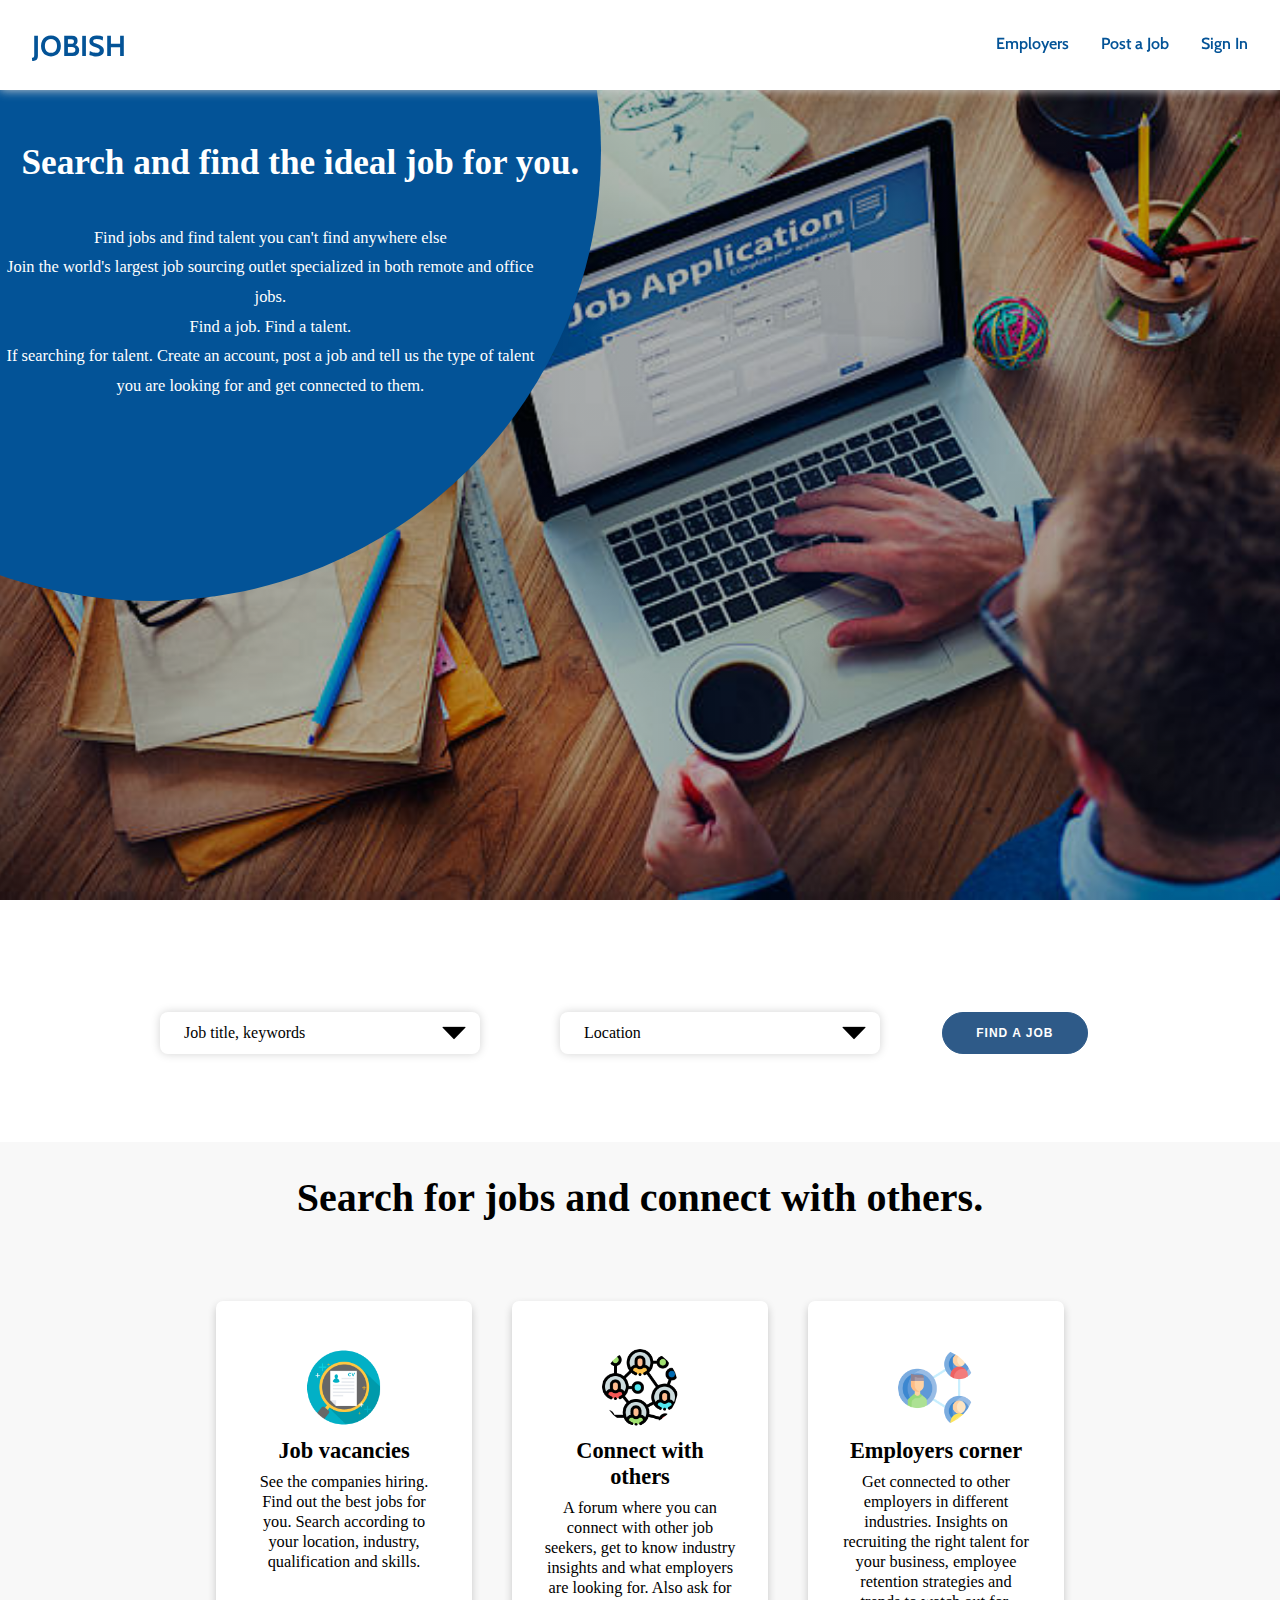
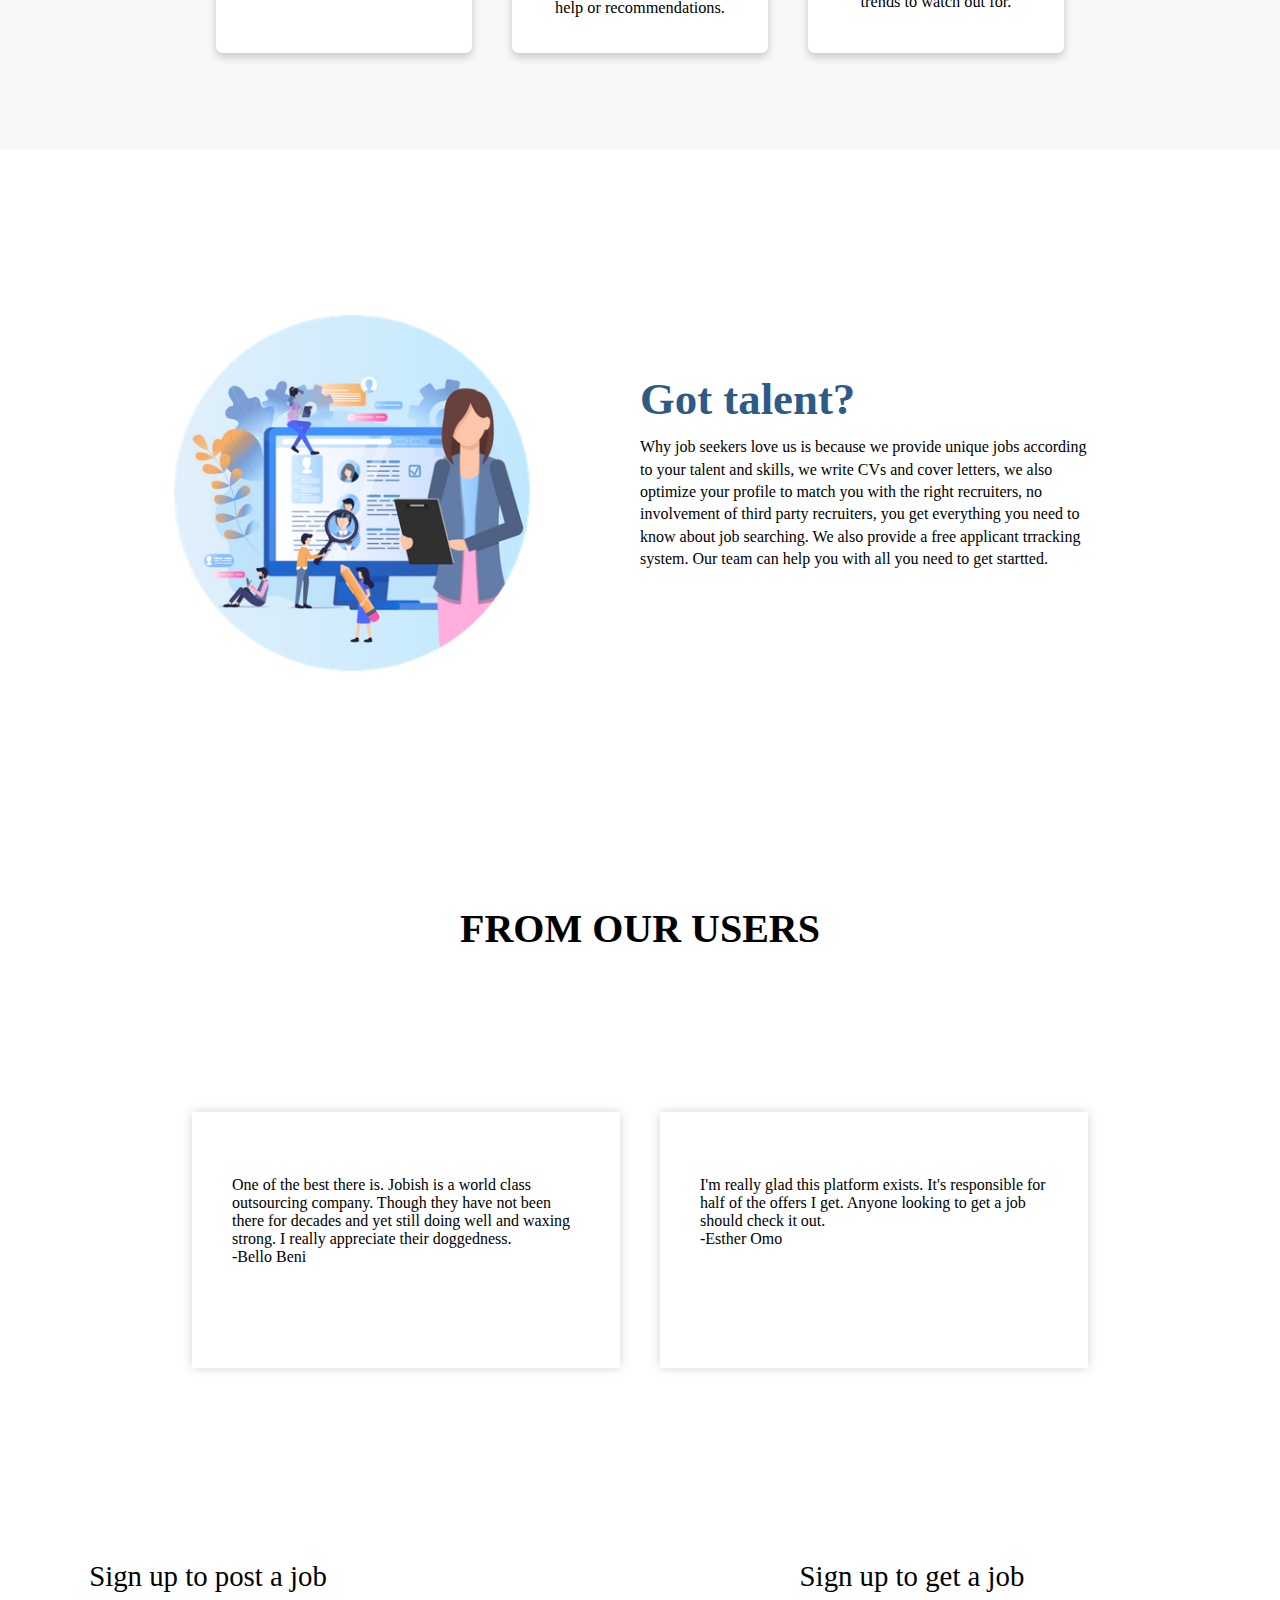
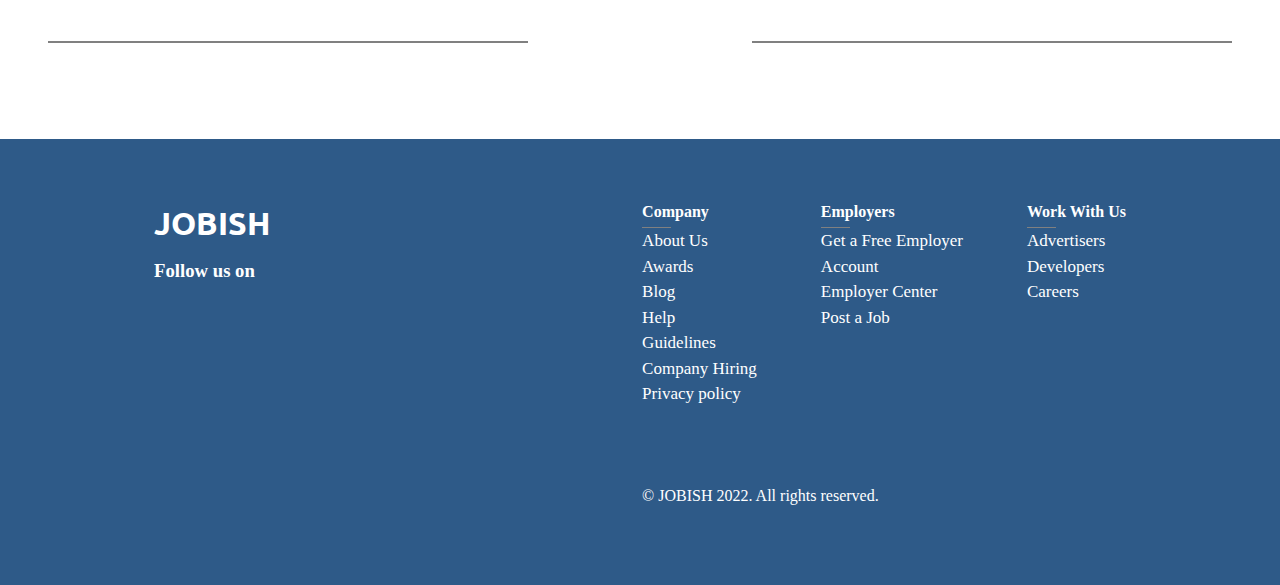
<file: index.html>
<!DOCTYPE html>
<html lang="en">

<head>
    <meta charset="UTF-8">
    <meta http-equiv="X-UA-Compatible" content="IE=edge">
    <meta name="viewport" content="width=device-width, initial-scale=1.0">
    <title>JOBISH</title>
    <link rel="stylesheet" href="css/styles.css">
    <link rel="stylesheet" href="css/footer.css">
    <link rel="stylesheet" href="css/header_toggle.css">
    <link rel="stylesheet" href="https://cdnjs.cloudflare.com/ajax/libs/font-awesome/6.1.0/css/all.min.css"
        integrity="sha512-10/jx2EXwxxWqCLX/hHth/vu2KY3jCF70dCQB8TSgNjbCVAC/8vai53GfMDrO2Emgwccf2pJqxct9ehpzG+MTw=="
        crossorigin="anonymous" referrerpolicy="no-referrer" />
</head>

<body id="body-div">
    <header>
        <div id="logo">
            <h3>JOBISH</h3>
        </div>
        <div id="all-links">
            <ul class="navlinks">
                <li><a href="#">Employers</a></li>
                <li><a href="signup.html">Post a Job</a></li>
                <li><a href="signup.html" class="sign-in">Sign In</a></li>
            </ul>
        </div>
        <div id="toggle-header">
            <a href="#menu"><i class="fas fa-bars toggle-button"></i></a>
        </div>

        <!-- <a href="#menu" id="toggle"><span></span></a> -->

        <div id="menu">
            <ul>
                <li><a href="#home">Employers</a></li>
                <li><a href="#about">Post a Job</a></li>
                <li><a href="#contact">Sign In</a></li>
            </ul>
        </div>
    </header>
    <section id="first">
        <div class="text-and-image">
            <div id="first-section-text-div">

            </div>
            <div class="circle">
                <div class="circle-text">
                    <div id="website-first-header">
                        <h1>Search and find the ideal job for you.</h1>
                    </div>
                    <div id="website-first-text-content">
                        <p>Find jobs and find talent you can't find anywhere else<br>Join the world's largest job
                            sourcing outlet
                            specialized in both remote and office jobs.<br> Find a job. Find a talent. <br>If searching
                            for
                            talent. Create an account, post a job and tell us the type of talent you are looking for and
                            get connected
                            to them.</p>
                    </div>
                </div>
            </div>
        </div>
        <div class="search-div">
            <div class="search">
                <div class="select-box">
                    <div class="options-container">
                        <div class="option">
                            <input type="radio" class="radio" id="job title, keywords" name="category">
                            <label for="job title, keywords">Job title, keywords</label>
                        </div>
                        <div class="option">
                            <input type="radio" class="radio" id="account executive" name="category">
                            <label for="account executive">Account Executive</label>
                        </div>
                        <div class="option">
                            <input type="radio" class="radio" id="auditor" name="category">
                            <label for="auditor">Auditor</label>
                        </div>
                        <div class="option">
                            <input type="radio" class="radio" id="brand manager" name="category">
                            <label for="brand manager">Brand Manager</label>
                        </div>
                        <div class="option">
                            <input type="radio" class="radio" id="business analyst" name="category">
                            <label for="business analyst">Business Analyst</label>
                        </div>
                        <div class="option">
                            <input type="radio" class="radio" id="cloud architect" name="category">
                            <label for="cloud architect">Cloud Architect</label>
                        </div>
                        <div class="option">
                            <input type="radio" class="radio" id="computer scientist" name="category">
                            <label for="computer scientist">Computer Scientist</label>
                        </div>
                        <div class="option">
                            <input type="radio" class="radio" id="content marketing manager" name="category">
                            <label for="content marketing manager">Content Marketing Manager</label>
                        </div>
                        <div class="option">
                            <input type="radio" class="radio" id="copywriter" name="category">
                            <label for="copywriter">Copywriter</label>
                        </div>
                        <div class="option">
                            <input type="radio" class="radio" id="devOps engineer" name="category">
                            <label for="devOps engineer">DevOps Engineer</label>
                        </div>
                        <div class="option">
                            <input type="radio" class="radio" id="ecommerce marketing specialist" name="category">
                            <label for="ecommerce marketing specialist">ECommerce Marketing Specialist</label>
                        </div>
                        <div class="option">
                            <input type="radio" class="radio" id="graphic designer" name="category">
                            <label for="graphic designer">Graphic Designer</label>
                        </div>
                        <div class="option">
                            <input type="radio" class="radio" id="it professional" name="category">
                            <label for="it professional">IT Professional</label>
                        </div>
                        <div class="option">
                            <input type="radio" class="radio" id="marketing consultant" name="category">
                            <label for="marketing consultant">Marketing Consultant</label>
                        </div>
                        <div class="option">
                            <input type="radio" class="radio" id="marketing research analyst" name="category">
                            <label for="marketing research analyst">Marketing Research Analyst</label>
                        </div>
                        <div class="option">
                            <input type="radio" class="radio" id="network administrator" name="category">
                            <label for="network administrator">Network Administrator</label>
                        </div>
                        <div class="option">
                            <input type="radio" class="radio" id="photographer" name="category">
                            <label for="photographer">Photographer</label>
                        </div>
                        <div class="option">
                            <input type="radio" class="radio" id="product manager" name="category">
                            <label for="product manager">Product Manager</label>
                        </div>
                        <div class="option">
                            <input type="radio" class="radio" id="public relations" name="category">
                            <label for="public relations">Public Relations</label>
                        </div>
                        <div class="option">
                            <input type="radio" class="radio" id="sales manager" name="category">
                            <label for="sales manager">Sales Manager</label>
                        </div>
                        <div class="option">
                            <input type="radio" class="radio" id="secretary" name="category">
                            <label for="secretary">Secretary</label>
                        </div>
                        <div class="option">
                            <input type="radio" class="radio" id="software engineer" name="category">
                            <label for="software engineer">Software Engineer</label>
                        </div>
                        <div class="option">
                            <input type="radio" class="radio" id="ui/ux designer" name="category">
                            <label for="ui/ux designer">UI/UX Designer</label>
                        </div>
                        <div class="option">
                            <input type="radio" class="radio" id="web developer" name="category">
                            <label for="web developer">Web Developer</label>
                        </div>

                    </div>

                    <div class="selected">
                        Job title, keywords
                    </div>
                </div>
                <div class="select-box2">
                    <div class="options2-container">
                        <div class="option2">
                            <input type="radio" class="radio" id="location" name="category">
                            <label for="location">Location</label>
                        </div>
                        <div class="option2">
                            <input type="radio" class="radio" id="abuja" name="category">
                            <label for="abuja">Abuja</label>
                        </div>
                        <div class="option2">
                            <input type="radio" class="radio" id="bauchi" name="category">
                            <label for="bauchi">Bauchi</label>
                        </div>
                        <div class="option2">
                            <input type="radio" class="radio" id="imo" name="category">
                            <label for="imo">Imo</label>
                        </div>
                        <div class="option2">
                            <input type="radio" class="radio" id="lagos" name="category">
                            <label for="lagos">Lagos</label>

                        </div>
                        <div class="option2">
                            <input type="radio" class="radio" id="osun" name="category">
                            <label for="osun">Osun</label>
                        </div>
                        <div class="option2">
                            <input type="radio" class="radio" id="oyo" name="category">
                            <label for="oyo">Oyo</label>
                        </div>
                    </div>
                    <div class="selected2">
                        Location
                    </div>
                </div>

            </div>
            <div class="find-a-job-div">
                <button type="submit" id="find-a-job">Find a job</button>
            </div>
        </div>
        <!-- <div class="modal hidden">
            <button class="close-modal">&times;</button>
            <h1>Hi there,</h1>
            <p>It appears you have forgotten to select an option.</p>
        </div>
        <div class="overlay hidden"></div> -->
    </section>
    <section id="second">
        <div id="second-top-div">
            <h1>Search for jobs and connect with others.</h1>
        </div>
        <div class="card-container">
            <div class="card">
                <div>
                    <img class="card-images" src="images/job.png" alt="">
                </div>
                <h3>Job vacancies</h3>
                <p>See the companies hiring. Find out the best jobs for you. Search according to your location,
                    industry, qualification and skills.</p>

            </div>
            <div class="card">
                <div>
                    <img class="card-images" src="images/networking.png" alt="">
                </div>
                <h3>Connect with others</h3>
                <p>
                    A forum where you can connect with other job seekers, get to know industry insights and what
                    employers are looking for. Also ask for help or recommendations.</p>
            </div>
            <div class="card">
                <div>
                    <img class="card-images" src="images/network.png" alt="">
                </div>
                <h3>Employers corner</h3>
                <p>Get connected to other employers in different industries.
                    Insights on recruiting the right talent for your business, employee retention strategies
                    and trends to watch
                    out for.
                </p>
            </div>
        </div>


    </section>
    <section id="fourth">
        <!-- <div id="fourth-main-container">

        </div> -->
        <div class="wide-card">
            <div class="wide-card-image">
                <img id="job-hunt-image" src="images/new-job.webp" alt="">
            </div>
            <div class="wide-card-main">
                <div class="wide-card-header">
                    <h1>Got talent?</h1>
                </div>
                <div class="wide-card-text">
                    <p>Why job seekers love us is because we provide unique jobs according to your talent and skills,
                        we write CVs and cover letters, we also optimize your profile to match you with the right
                        recruiters,
                        no involvement of third party recruiters, you get everything you need to know about job
                        searching. We
                        also provide a free applicant trracking system. Our team can help you with all you need to get
                        startted.
                    </p>
                </div>
            </div>
        </div>
        <div class="user-reviews">
            <div class="reviews-header">
                <h3>FROM OUR USERS</h3>
            </div>
            <div class="review">
                <div class="blockquote">
                    <div>
                        <i class="fa-solid fa-quote-left"></i>
                    </div>
                    <div class="blockquote-paragraph">
                        <p>One of the best there is. Jobish is a world class outsourcing company. Though they have not
                            been there for decades and yet still doing well and waxing strong. I really appreciate their
                            doggedness. </p>
                        <div class="hyphen-div">
                            <p>-Bello Beni</p>
                        </div>
                    </div>
                </div>
                <div class="blockquote second-hidden">
                    <div>
                        <i class="fa-solid fa-quote-left"></i>
                    </div>
                    <div class="blockquote-paragraph">
                        <p>I'm really glad this platform exists. It's responsible for half of the offers I get.
                            Anyone looking to get a job should check it out.</p>
                        <div class="hyphen-div">
                            <p>-Esther Omo</p>
                        </div>
                    </div>
                </div>
                <div class="blockquote hide">
                    <div>
                        <i class="fa-solid fa-quote-left"></i>
                    </div>
                    <div class="blockquote-paragraph">
                        <p>I haven't been to the offices yet, so I can't comment on that, however I can say their
                            services will definently support any business looking to engage the services of a recruiting
                            firm</p>
                        <div class="hyphen-div">
                            <p>-Ade Ade</p>
                        </div>
                    </div>
                </div>

            </div>
            <div class="rule">

            </div>
            <div id="fourth-section-sign-div">
                <div class="fourth-section-div" id="fourth-section-left">
                    <p>Sign up to post a job<span class="right-arrow">
                            <a href="signup.html"><i class="fa-solid fa-angles-right"></i></a></span>
                    </p>
                    <div class="line">

                    </div>
                </div>
                <div class="fourth-section-div" id="fourth-section-right">
                    <p>Sign up to get a job<span class="right-arrow">
                            <a href="signup.html"><i class="fa-solid fa-angles-right"></i></a>
                        </span></p>
                    <div class="line">

                    </div>
                </div>
            </div>


    </section>
    <footer class="last-page">
        <div id="last-div1">

            <div class="last-div1-content">
                <div>
                    <h1>JOBISH</h1>
                </div>
                <div id="follow">
                    <h3>Follow us on</h3>
                </div>
                <div id="social-media">
                    <div class="each-media">
                        <a href="#"><i class="fa-brands fa-facebook-f"></i></a>
                    </div class="each-media">
                    <div class="each-media">
                        <a href="#"><i class="fa-brands fa-twitter"></i></a>
                    </div>
                    <div class="each-media">
                        <a href="#"><i class="fa-brands fa-instagram"></i></a>
                    </div>
                    <div class="each-media">
                        <a href="#"><i class="fa-brands fa-linkedin"></i></a>
                    </div>
                </div>
            </div>

            <div class="last-div1-content">
                <div class="content-split">
                    <div class="content-container">
                        <p class="organization">Company</p>
                        <div class="short-line">

                        </div>
                        <ul class="footer-links">
                            <li><a href="#">About Us</a></li>
                            <li><a href="#">Awards</a></li>
                            <li><a href="#">Blog</a></li>
                            <li><a href="#">Help</a></li>
                            <li><a href="#">Guidelines</a></li>
                            <li><a href="#">Company Hiring</a></li>
                            <li><a href="#">Privacy policy</a></li>
                        </ul>
                    </div>
                    <div class="content-container">
                        <p class="organization">Employers</p>
                        <div class="short-line">

                        </div>
                        <ul class="footer-links">
                            <li><a href="#">Get a Free Employer</a></li>
                            <li><a href="#">Account</a></li>
                            <li><a href="#">Employer Center</a></li>
                            <li><a href="#">Post a Job</a></li>
                        </ul>
                    </div>
                    <div class="content-container">
                        <p class="organization">Work With Us</p>
                        <div class="short-line">

                        </div>
                        <ul class="footer-links">
                            <li><a href="#">Advertisers</a></li>
                            <li><a href="#">Developers</a></li>
                            <li><a href="#">Careers</a></li>
                        </ul>
                    </div>
                </div>
                <div id="rights">
                    <p>© JOBISH 2022. All rights reserved.</p>
                </div>
            </div>

        </div>
    </footer>
    <script src="js/main.js"></script>
    <script src="js/header_toggle.js"></script>
</body>

</html>
</file>
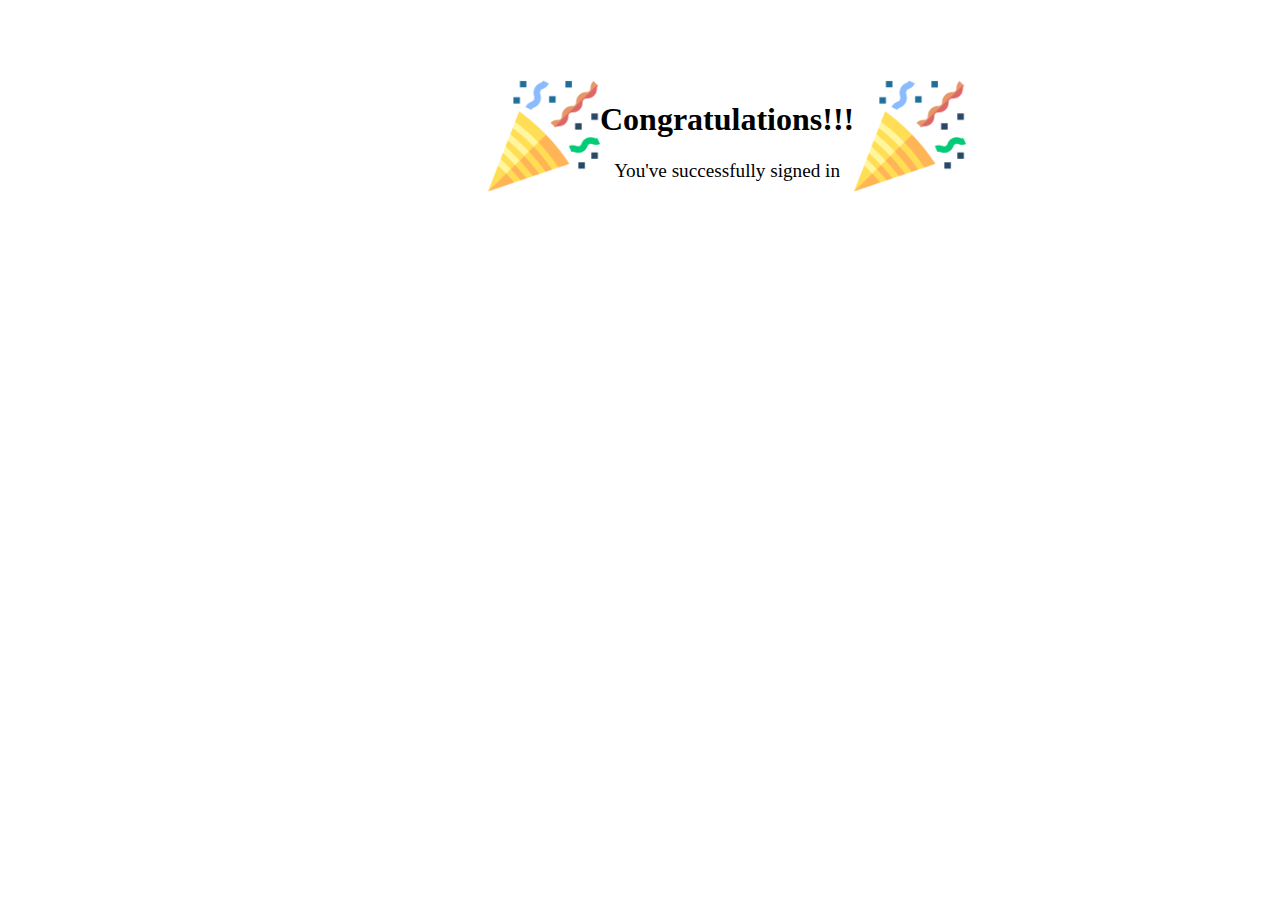
<file: congrats.html>
<!DOCTYPE html>
<html lang="en">

<head>
    <meta charset="UTF-8">
    <meta http-equiv="X-UA-Compatible" content="IE=edge">
    <meta name="viewport" content="width=device-width, initial-scale=1.0">
    <title>Document</title>
    <link rel="stylesheet" href="css/congrats.css">
</head>

<body>
    <div class="congrats-div">
        <div class="congrats-image-left">
            <img src="images/confetti.png">
        </div>
        <div class="congrats-text">
            <h1>Congratulations!!!</h1>
            <p> You've successfully signed in</p>
        </div>
        <div class="congrats-image-right">
            <img src="images/confetti.png">
        </div>
    </div>
</body>

</html>
</file>
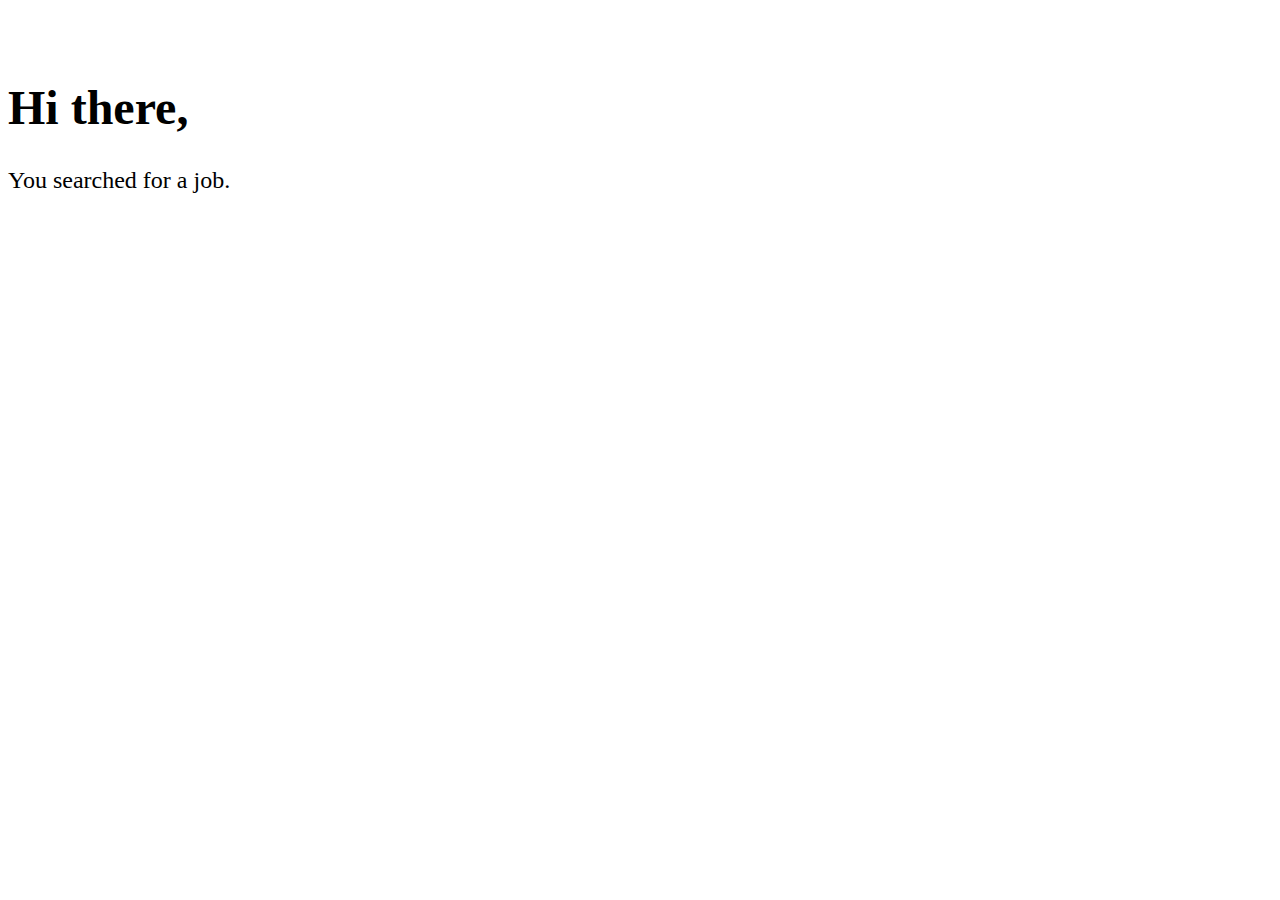
<file: job.html>
<!DOCTYPE html>
<html lang="en">

<head>
    <meta charset="UTF-8">
    <meta http-equiv="X-UA-Compatible" content="IE=edge">
    <meta name="viewport" content="width=device-width, initial-scale=1.0">
    <title>Document</title>
    <link rel="stylesheet" href="css/job.css">
</head>

<body>
    <div class="first-div">
        <h1>Hi there,</h1>
        <p>You searched for a job.</p>
    </div>
</body>

</html>
</file>
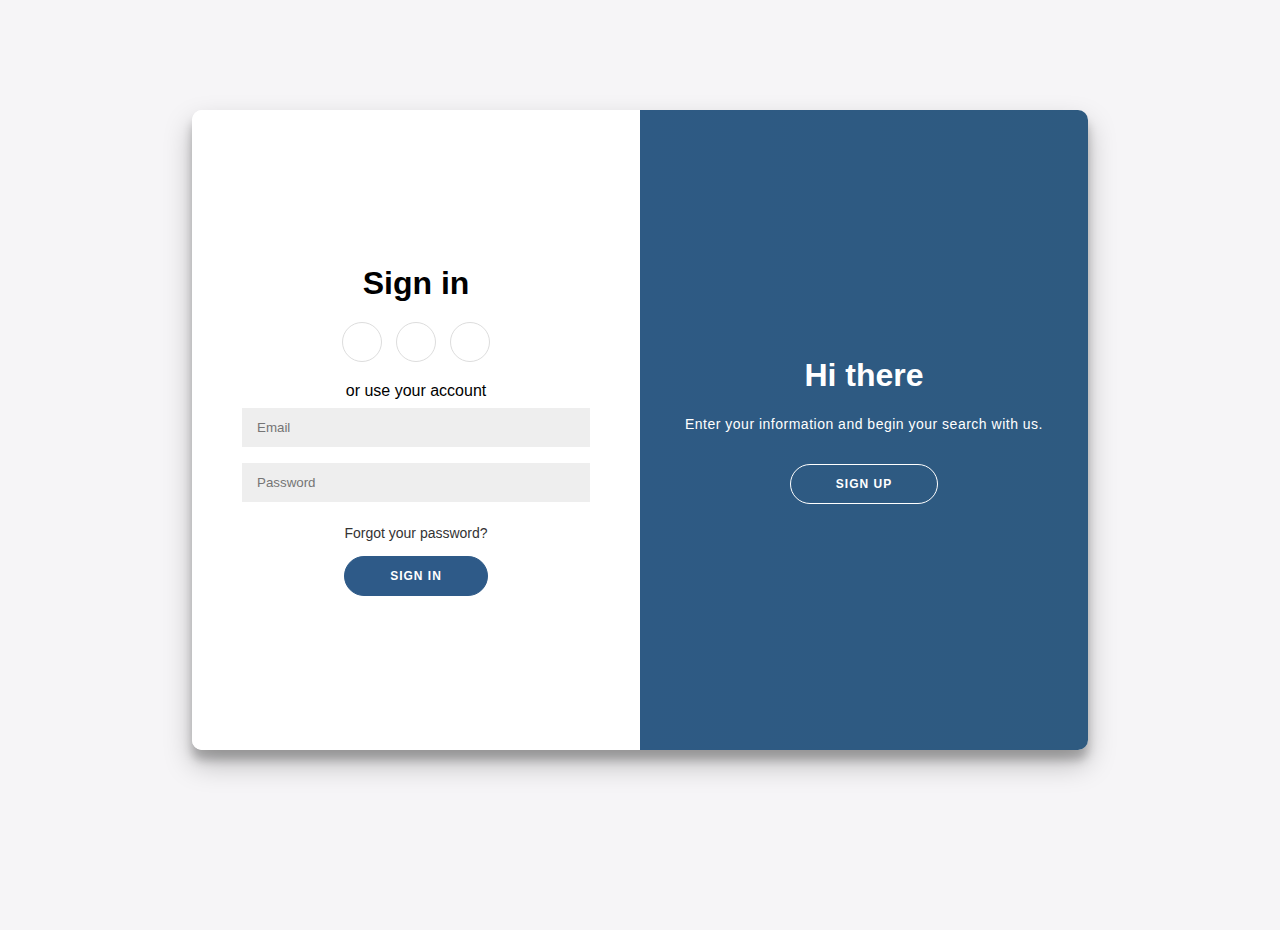
<file: signup.html>
<!DOCTYPE html>
<html lang="en">

<head>
    <meta charset="UTF-8">
    <meta http-equiv="X-UA-Compatible" content="IE=edge">
    <meta name="viewport" content="width=device-width, initial-scale=1.0">
    <title>Sign up</title>
    <link rel="stylesheet" href="css/signup.css">
    <link rel="stylesheet" href="https://cdnjs.cloudflare.com/ajax/libs/font-awesome/6.1.0/css/all.min.css"
        integrity="sha512-10/jx2EXwxxWqCLX/hHth/vu2KY3jCF70dCQB8TSgNjbCVAC/8vai53GfMDrO2Emgwccf2pJqxct9ehpzG+MTw=="
        crossorigin="anonymous" referrerpolicy="no-referrer" />
</head>

<body>
    <div class="container" id="container">
        <div class="form-container sign-up-container">
            <form action="congrats.html" target="_blank" class="sign-up-form-div">
                <h1>Create Account</h1>
                <div class="social-container">
                    <a href="#" class="social"><i class="fa-brands fa-facebook-f"></i></a>
                    <a href="#" class="social"><i class="fa-brands fa-google-plus-g"></i></a>
                    <a href="#" class="social"><i class="fab fa-linkedin-in"></i></a>
                </div>
                <span class="increase">Register with your email address.</span>
                <input type="text" id="sign-up-text" placeholder="Name" required>
                <input type="email" id="sign-up-email" placeholder="Email" required>
                <input type="password" id="sign-up-password" placeholder="Password" required>
                <button type="submit" class="sign-up-button">Sign Up</button>
            </form>
        </div>
        <div class="form-container sign-in-container">
            <form action="congrats.html" target="_blank" name="form-clear" class="form-div">
                <h1>Sign in</h1>
                <div class="social-container">
                    <a href="#" class="social"><i class="fa-brands fa-facebook-f"></i></a>
                    <a href="#" class="social"><i class="fa-brands fa-google-plus-g"></i></a>
                    <a href="#" class="social"><i class="fab fa-linkedin-in"></i></a>
                </div>
                <span class="increase">or use your account</span>
                <input type="email" id="text-field" placeholder="Email" required>
                <input type="password" id="password-Field" placeholder="Password" required>
                <a href="#">Forgot your password?</a>
                <button type="submit" class="sign-in-button">Sign In</button>
            </form>
        </div>
        <div class="overlay-container">
            <div class="overlay">
                <div class="overlay-panel overlay-left">
                    <h1>Welcome Back!</h1>
                    <p>Please login with your personal information to stay in touch.</p>
                    <button class="ghost" id="signIn">Sign In</button>
                </div>
                <div class="overlay-panel overlay-right">
                    <h1>Hi there</h1>
                    <p>Enter your information and begin your search with us.</p>
                    <button class="ghost" id="signUp">Sign Up</button>
                </div>
            </div>
        </div>
    </div>
    <script src="js/signup.js"></script>
</body>

</html>
</file>
<file: css/styles.css>
/* @import url('https://fonts.googleapis.com/css2?family=Merriweather&display=swap'); */

@import url('https://fonts.googleapis.com/css2?family=Cabin:wght@400;500;600;700&family=Lexend:wght@400;500&family=Poppins:wght@300;400;500&family=Sora:wght@400;500&family=Ubuntu:wght@500;700&display=swap');

* {
    box-sizing: border-box;
    margin: 0;
    padding: 0;
}

.blockquote {
    background-color: white;
    box-shadow: 0 0 10px lightgrey;
    height: 16rem;
    width: 100%;
}

.blockquote p {
    padding: 0 2.5em 0;
}

.blockquote-quoted::before {
    background-color: #2E5A88;
    color: white;
    content: "\201c";
    display: block;
    font-size: 5rem;
    width: 20%;
}

.blockquote-text {
    font-family: 'Ubuntu', sans-serif;
    font-size: 1.15rem;
    line-height: 1.5;
}

.button-hide {
    display: none;
}

.card {
    background-color: white;
    border-radius: 7px;
    box-shadow: 0 4px 8px 0 rgba(0, 0, 0, 0.2);
    height: 22rem;
    padding: 3rem 2rem 3rem;
    width: 25%;
    text-align: center;
    transition: 0.3s;
}

.card h3 {
    font-size: 1.4rem;
    padding-top: 0.5rem;
}

.card p {
    font-size: 1.02rem;
    padding-top: 0.5rem;
}

.card-images {
    border-radius: 50%;
    width: 40%;
    height: 40%;
}

.card-container {
    display: flex;
    gap: 2.5rem;
    justify-content: center;
    margin: 0 auto;
    margin-top: 5rem;
    width: 80%;
}

.card:hover {
    box-shadow: 0 8px 16px 0 rgba(0, 0, 0, 0.2);
}

.circle {
    background: #035397;
    border-radius: 50%;
    width: 56.3rem;
    height: 56.3rem;
    position: absolute;
    display: flex;
    flex-direction: column;
    justify-content: center;
    text-align: center;
    margin-top: -300px;
    margin-left: -300px;
    padding: 60px 20px;
    top: 0;
    left: 0;
}

.circle-text {
    position: absolute;
    left: 300px;
    bottom: 200px;
}

.fa-angles-right {
    color: black;
}

.fas {
    display: none;
}

.fa-bars {
    display: none;
}

.fa-quote-left {
    color: #2E5A88;
    font-size: 3.5rem;
    margin: 1.5rem 0 1.5rem 1.5rem;
}

#find-a-job {
    border-radius: 1.5rem;
    border: 1px solid #2E5A88;
    background-color: #2E5A88;
    color: #FFFFFF;
    font-size: 12px;
    font-weight: bold;
    padding: 0.8rem 2.1rem;
    letter-spacing: 1px;
    text-transform: uppercase;
    transition: transform 80ms ease-in;
}

.find-a-job-div {
    margin-right: 12rem;
    margin-bottom: 0.5rem;
}

#first-section-text-div {
    width: 30%;
}

#fourth-section-sign-div {
    display: flex;
    justify-content: space-between;
    margin: 5rem 12rem;
}

.fourth-section-div p {
    font-size: 2rem;
}

#fourth-main-container {
    background-color: #F8F8F8;
    width: 60%;
    height: 15rem;
    margin-top: 5rem;
    border-right: 4px solid #2E5A88;
}

header {
    align-items: center;
    background-color: white;
    box-shadow: 0 0 10px lightgrey;
    color: #035397;
    display: flex;
    font-family: 'Merriweather', serif;
    font-size: 13px;
    height: 10vh;
    justify-content: space-between;
    left: 0;
    position: fixed;
    right: 0;
    top: 0;
    width: 100%;
    z-index: 10;
}

.hypen-div p {
    padding-left: 3rem;
    margin-top: 4rem;
}

#image {
    width: 500px;
    height: 300px;
    border-radius: 10px;
}

#job-hunt-image {
    /* border-radius: 4px; */
    width: 45rem
}

.line {
    border-bottom: 2px grey solid;
    margin: 3rem 0;
    width: 30rem;
}

#logo {
    margin-left: 2rem;
}

#logo h3 {
    font-family: 'Cabin', sans-serif;
    font-weight: 700;
    font-size: 1.8rem;
}

.navlinks {
    align-items: center;
    display: flex;
    justify-content: space-around;
}

.navlinks li {
    margin-right: 2rem;
    margin-bottom: 0.2rem;
    list-style: none;
}

.navlinks li a {
    color: #035397;
    /* font-family: 'Lexend', sans-serif; */
    font-family: 'Cabin', sans-serif;
    font-weight: 600;
    font-size: 1rem;
    text-decoration: none;
}

.review {
    display: flex;
    justify-content: space-between;
    gap: 2.5rem;
    margin: 10rem auto 10rem;
    width: 75%;
}

.reviews-header h2 {
    display: none;
}

.reviews-header h3 {
    font-size: 2.5rem;
    padding-top: 8rem;
    text-align: center;
}

.right-arrow {
    padding-left: 10rem;
}

.rule {
    border-bottom: 1px solid black;
}

.search {
    display: flex;
}

.search-div {
    display: flex;
    justify-content: space-between;
    margin-left: 10rem;
    margin-top: 7rem;
}

/* .search-div */

#second {
    background-color: #F8F8F8;
    padding-bottom: 6rem;
}

#second-top-div {
    padding-top: 2rem;
    margin-top: 5rem;
    text-align: center;
}

#second-top-div h1 {
    font-size: 2.5rem;
    font-weight: 600;
}

.select-box {
    display: flex;
    flex-direction: column;
    width: 400px;
}

.select-box label,
.select-box2 label {
    cursor: pointer;
}

.select-box .option:hover,
.select-box2 .option2:hover {
    background-color: lightgray;
}

.select-box .options-container,
.select-box2 .options2-container {
    background-color: white;
    box-shadow: 0 0 10px lightgrey;
    border-radius: 8px;
    color: black;
    max-height: 0;
    opacity: 0;
    order: 1;
    overflow: hidden;
    transition: all 0.4s;
    width: 100%;
}

.select-box .options-container.active,
.select-box2 .options2-container.active {
    max-height: 240px;
    opacity: 1;
    overflow-y: scroll;
}

.select-box .options-container.active+.selected::after,
.select-box2 .options2-container.active+.selected2::after {
    top: -6px;
    transform: rotateX(180deg);
}

.select-box .options-container::webkit-scrollbar,
.select-box2 .options2-container::webkit-scrollbar {
    border-radius: 0 8px 8px 0;
    width: 8px;
    background-color: black;
}

.select-box .options-container::webkit-scrollbar-thumb,
.select-box2 .options2-container::webkit-scrollbar-thumb {
    background-color: #525861;
    border-radius: 0 8px 8px 0;
}

.select-box .option .radio,
.select-box2 .option2 .radio {
    display: none;
}

.select-box .option,
.selected {
    cursor: pointer;
    padding: 12px 24px;
}

.select-box2 {
    display: flex;
    flex-direction: column;
    margin-left: 5rem;
    width: 400px;
}

.select-box2 .option2,
.selected2 {
    cursor: pointer;
    padding: 12px 24px;
}


.selected,
.selected2 {
    background-color: white;
    box-shadow: 0 0 10px lightgrey;
    color: black;
    border-radius: 8px;
    margin-bottom: 8px;
    order: 0;
    position: relative;
}

.selected::after,
.selected2::after {
    background: url(../images/downward-arrow.png);
    background-repeat: no-repeat;
    background-size: contain;
    content: "";
    height: 100%;
    position: absolute;
    right: 10px;
    top: 5px;
    transition: all 0.4s;
    width: 32px;
}

.text-and-image {
    display: flex;
    justify-content: center;
    background: linear-gradient(rgba(0, 9, 0, 0.3), rgba(0, 9, 0, 0.3)), url(../images/jobsearch2.jpg);
    background-position: center;
    background-size: cover;
    height: 100vh;

}


.modal-container {
    /* display: none; */
    position: absolute;
    top: 50%;
    left: 50%;
    transform: translate(-50%, -50%);
    height: 10rem;
    width: 70%;

    background-color: white;
    padding: 8rem;
    border-radius: 5px;
    box-shadow: 0 3rem 5rem rgba(0, 0, 0, 0.3);
    z-index: 10;
}

.toggle-button {
    display: none;
}

#website-first-header h1 {
    color: white;
    font-size: 2.2rem;
}

#website-first-text-content {
    margin-top: 2.5rem;
    width: 90%;
}

#website-first-text-content p {
    font-size: 1.03rem;
    line-height: 1.8;
    color: white;
}

.wide-card {
    display: flex;
    justify-content: space-between;
    margin: 8rem auto 4rem;
    width: 90%;
}

.wide-card-header {
    margin-top: 6rem;
    width: 70%;
}

.wide-card-header h1 {
    color: #2E5A88;
    font-size: 3.7rem;
}

.wide-card-text {
    margin-top: 2rem;
    width: 80%;
}

.wide-card-text p {
    font-size: 1.1rem;
    line-height: 1.4;
}

/* Modal classes */
/* .close-modal {
    position: absolute;
    top: 1.2rem;
    right: 2rem;
    font-size: 3.5rem;
    color: #333;
    cursor: pointer;
    border: none;
    background: none;
}

.hidden {
    display: none;
}

.modal {
    position: absolute;
    top: 50%;
    left: 50%;
    transform: translate(-50%, -50%);
    width: 40%;

    background-color: white;
    margin-top: 20rem;
    padding: 6rem;
    border-radius: 5px;
    box-shadow: 0 3rem 5rem rgba(0, 0, 0, 0.3);
    z-index: 10;
}

.modal h1 {
    font-size: 1.5rem;
    margin-bottom: 1rem;
}

.modal p {
    font-size: 1.05rem;
}

.overlay {
    position: absolute;
    top: 0;
    left: 0;
    width: 100%;
    height: 100%;
    background-color: rgba(0, 0, 0, 0.6);
    backdrop-filter: blur(3px);
    z-index: 5;
} */

/* need to check */
@media only screen and (max-width: 1100px) and (min-width: 1000px) {

    .card {
        height: 17rem;
        margin: 1.5rem auto 0;
        width: 50%;
    }

    .card-container {
        display: block;
    }

    .card-images {
        width: 5rem;
    }

    .circle {
        width: 52rem;
        height: 52rem;
    }

    .fourth-section-div {
        margin: 2rem 0 3rem 0;
    }

    .fourth-section-div p {
        font-size: 1.5rem;
    }

    #fourth-section-left {
        margin-left: 3rem;
    }

    #fourth-section-right {
        margin-right: 3rem;
    }

    #fourth-section-sign-div {
        width: 100%;
        margin: 0;
    }

    .hide {
        display: none;
    }

    #job-hunt-image {
        width: 30rem
    }

    .line {
        display: none;
    }

    .review {
        width: 70%;
    }

    .search-div {
        display: flex;
        justify-content: space-between;
        margin-left: 8rem;
        margin-top: 7rem;
    }

    .select-box {
        display: flex;
        flex-direction: column;
        width: 18rem;
    }

    .select-box2 {
        display: flex;
        flex-direction: column;
        width: 18rem;
    }

    #website-first-header {
        display: none;
    }

    .wide-card-header h1 {
        font-size: 2.8rem;
    }

    .wide-card-text {
        margin-top: 0.7rem;
    }

    .wide-card-text p {
        font-size: 1rem;
    }
}

@media only screen and (max-width: 1100px) and (min-width: 1047px) {
    #find-a-job {
        border-radius: 1.5rem;
        border: 1px solid #2E5A88;
        background-color: #2E5A88;
        color: #FFFFFF;
        font-size: 12px;
        font-weight: bold;
        padding: 0.8rem 2.1rem;
        letter-spacing: 1px;
        text-transform: uppercase;
        transition: transform 80ms ease-in;
    }

    .find-a-job-div {
        margin-right: 5rem;
        margin-bottom: 0.5rem;
    }

}

@media only screen and (max-width: 1047px) and (min-width: 1000px) {
    #find-a-job {
        border-radius: 1.5rem;
        border: 1px solid #2E5A88;
        background-color: #2E5A88;
        color: #FFFFFF;
        font-size: 12px;
        font-weight: bold;
        padding: 0.8rem 2.1rem;
        letter-spacing: 1px;
        text-transform: uppercase;
        transition: transform 80ms ease-in;
    }

    .find-a-job-div {
        margin-right: 1rem;
        margin-bottom: 0.5rem;
    }

}

@media only screen and (max-width: 951.2px) and (min-width: 700px) {
    .blockquote {
        margin-top: 2rem;
    }

    .review {
        display: block;
        width: 60%;
    }
}



@media only screen and (max-width: 1400px) and (min-width: 1100px) {
    .fourth-section-div {
        margin: 2rem 0 3rem 0;
    }

    .fourth-section-div p {
        font-size: 1.8rem;
        text-align: center;
    }

    #fourth-section-left {
        margin-left: 3rem;
    }

    #fourth-section-right {
        margin-right: 3rem;
    }

    #fourth-section-sign-div {
        width: 100%;
        margin: 0;
    }

    .hide {
        display: none;
    }

    #job-hunt-image {
        width: 36rem
    }

    .review {
        width: 70%;
    }

    .rule {
        display: none;
    }

    .select-box {
        display: flex;
        flex-direction: column;
        width: 20rem;
    }

    .select-box2 {
        display: flex;
        flex-direction: column;
        width: 20rem;
    }

    .wide-card-header h1 {
        font-size: 2.8rem;
    }

    .wide-card-text {
        margin-top: 0.7rem;
    }

    .wide-card-text p {
        font-size: 1rem;
    }

}

@media only screen and (max-width: 1256px) and (min-width: 1180px) {
    #find-a-job {
        border-radius: 1.5rem;
        border: 1px solid #2E5A88;
        background-color: #2E5A88;
        color: #FFFFFF;
        font-size: 12px;
        font-weight: bold;
        padding: 0.8rem 2.1rem;
        letter-spacing: 1px;
        text-transform: uppercase;
        transition: transform 80ms ease-in;
    }

    .find-a-job-div {
        margin-right: 8rem;
        margin-bottom: 0.5rem;
    }

}

@media only screen and (max-width: 1180px) and (min-width: 1137px) {
    #find-a-job {
        border-radius: 1.5rem;
        border: 1px solid #2E5A88;
        background-color: #2E5A88;
        color: #FFFFFF;
        font-size: 12px;
        font-weight: bold;
        padding: 0.8rem 2.1rem;
        letter-spacing: 1px;
        text-transform: uppercase;
        transition: transform 80ms ease-in;
    }

    .find-a-job-div {
        margin-right: 5rem;
        margin-bottom: 0.5rem;
    }

}

@media only screen and (max-width: 1137px) and (min-width: 1100px) {
    #find-a-job {
        border-radius: 1.5rem;
        border: 1px solid #2E5A88;
        background-color: #2E5A88;
        color: #FFFFFF;
        font-size: 12px;
        font-weight: bold;
        padding: 0.8rem 2.1rem;
        letter-spacing: 1px;
        text-transform: uppercase;
        transition: transform 80ms ease-in;
    }

    .find-a-job-div {
        margin-right: 2rem;
        margin-bottom: 0.5rem;
    }

}

/* come back */
@media only screen and (max-width: 1000px) and (min-width: 600px) {

    .circle {
        width: 48rem;
        height: 48rem;
    }

    .fourth-section-div {
        margin: 2rem 0 3rem 0;
    }

    .fourth-section-div p {
        font-size: 1.35rem;
        text-align: center;
    }

    #fourth-section-left {
        margin-left: 3rem;
        margin-right: 3rem;
    }

    #fourth-section-right {
        margin-right: 3rem;
    }

    #fourth-section-sign-div {
        width: 100%;
        margin: 0;
    }

    .hide {
        display: none;
    }

    .line {
        display: none;
    }

    .right-arrow {
        padding-left: 3rem;
    }

    .rule {
        display: none;
    }

    .search-div {
        display: none;
    }

    #second-top-div h1 {
        font-size: 1.8rem;
        padding-top: 3rem;
    }

    #website-first-header {
        display: none;
    }

    #website-first-text-content p {
        font-size: 1rem;
        margin-top: 3rem;
    }

    .wide-card-text p {
        font-size: 1rem;
    }
}


@media only screen and (max-width: 1100px) and (min-width: 951px) {
    .blockquote {
        margin-top: 2rem;
    }

    #job-hunt-image {
        width: 33rem
    }

    .review {
        display: block;
        width: 60%;
    }

    .wide-card-image {
        padding-left: 0.3rem;
        align-items: center;
        justify-content: center;
        margin-top: 4.5rem;
    }
}

@media only screen and (max-width: 999.9px) and (min-width: 922.4px) {
    .card {
        height: 19rem;
        margin: 1.5rem auto 0;
        width: 50%;
    }

    .card-container {
        display: block;
    }

    .card-images {
        width: 5rem;
    }

    #job-hunt-image {
        width: 33rem
    }

    .wide-card-header h1 {
        font-size: 2.6rem;
    }

    .wide-card-image {
        padding-left: 0.3rem;
        align-items: center;
        justify-content: center;
        margin-top: 4.5rem;
    }

    .wide-card-text {
        margin-top: 0.7rem;
    }

    .wide-card-text p {
        font-size: 1rem;
    }

}

@media only screen and (max-width: 922.4px) and (min-width: 900px) {
    .card {
        height: 19rem;
        margin: 1.5rem auto 0;
        width: 50%;
    }

    .card-container {
        display: block;
    }

    .card-images {
        width: 5rem;
    }

    #job-hunt-image {
        width: 30rem
    }

    .wide-card-header h1 {
        font-size: 2.4rem;
        font-weight: 700;
    }

    .wide-card-image {
        padding-left: 0.3rem;
        align-items: center;
        justify-content: center;
        margin-top: 4.5rem;
    }

    .wide-card-text {
        margin-top: 0.7rem;
    }

    .wide-card-text p {
        font-size: 1rem;
    }

}

@media only screen and (max-width: 899.99px) and (min-width: 874px) {
    .card {
        height: 19rem;
        margin: 1.5rem auto 0;
        width: 50%;
    }

    .card-container {
        display: block;
    }

    .card-images {
        width: 5rem;
    }

    #job-hunt-image {
        width: 29rem
    }

    .wide-card-header h1 {
        font-size: 2.4rem;
        font-weight: 700;
    }

    .wide-card-image {
        padding-left: 0.3rem;
        align-items: center;
        justify-content: center;
        margin-top: 4.5rem;
    }

    .wide-card-text {
        margin-top: 0.7rem;
    }

    .wide-card-text p {
        font-size: 0.94rem;
    }

}

@media only screen and (max-width: 873.9px) and (min-width: 860px) {
    .card {
        height: 19rem;
        margin: 1.5rem auto 0;
        width: 50%;
    }

    .card-container {
        display: block;
    }

    .card-images {
        width: 5rem;
    }

    #job-hunt-image {
        width: 28rem
    }

    .wide-card-header h1 {
        font-size: 2.4rem;
        font-weight: 900;
    }

    .wide-card-image {
        padding-left: 0.3rem;
        align-items: center;
        justify-content: center;
        margin-top: 4.5rem;
    }

    .wide-card-text {
        margin-top: 0.7rem;
    }

    .wide-card-text p {
        font-size: 0.7rem;
    }

}

@media only screen and (max-width: 860px) and (min-width: 745px) {
    .card {
        height: 19rem;
        margin: 1.5rem auto 0;
        width: 50%;
    }

    .card-container {
        display: block;
    }

    .card-images {
        width: 5rem;
    }
}


@media only screen and (max-width: 860px) and (min-width: 599px) {
    #job-hunt-image {
        width: 37rem
    }

    .wide-card {
        display: flex;
        flex-direction: column;
        width: 100%;
        align-items: center;
    }

    .wide-card-header {
        /* font-size: 35px; */
        margin: 0 auto;
        width: 70%;
    }

    .wide-card-header h1 {
        font-size: 2.2rem;
    }

    .wide-card-image {
        padding-left: 0.5rem;
        align-items: center;
        justify-content: center;
        margin-top: 4rem;
    }

    .wide-card-main {
        padding-left: 0.5rem;
        text-align: center;
        width: 100%;
    }

    .wide-card-text {
        margin: 3rem auto 0;
        width: 70%;
    }

    .wide-card-text p {
        font-size: 1.2rem;
    }

}

@media only screen and (max-width: 745px) and (min-width: 600px) {
    .card {
        height: 17rem;
        margin: 1.5rem auto 0;
        width: 50%;
    }

    .card-container {
        display: block;
    }

    .card h3 {
        font-size: 1.5rem;
    }

    .card-images {
        width: 7rem;
    }

    .card p {
        display: none;
    }
}

@media only screen and (max-width: 700px) {
    .blockquote {
        margin-top: 2rem;
    }

    .review {
        display: block;
        width: 60%;
    }

}

@media screen and (max-width:600px) {
    .button-hide {
        display: block;
    }

    .card {
        height: 12rem;
        margin: 1.5rem auto 0;
        width: 50%;
    }

    .card-container {
        display: block;
    }

    .card h3 {
        font-size: 1.1rem;
    }

    .card-images {
        width: 4rem;
    }

    .card p {
        display: none;
    }

    .circle {
        width: 41rem;
        height: 41rem;
    }

    .hide {
        display: none;
    }

    .fourth-section-div {
        display: none;
    }

    #job-hunt-image {
        width: 32rem
    }

    .line {
        display: none;
    }

    #logo h3 {
        font-size: 1.4rem
    }

    .navlinks {
        display: none;
    }

    .right-arrow {
        font-size: 1rem;
        padding: 0;
    }

    .rule {
        display: none;
    }

    .search-div {
        display: none;
    }

    .second-hidden {
        display: none;
    }

    #second-top-div {
        margin: 0 auto;
        width: 70%;
    }

    #second-top-div h1 {
        font-size: 2rem;
        padding-top: 3rem;
    }

    .toggle-button {
        display: block;
        font-size: 1.2rem;
        margin-right: 3rem;
    }

    .toggle-links li {
        list-style: none;
    }

    .toggle-links li a {
        color: black;
        font-size: 1.05rem;
        text-decoration: none;
    }

    .user-reviews {
        display: none;
    }

    #website-first-header {
        display: none;
    }

    #website-first-text-content p {
        font-size: 0.99rem;
        margin-top: 3rem;
    }

    .wide-card {
        display: flex;
        flex-direction: column;
        width: 100%;
        align-items: center;
    }

    .wide-card-header {
        margin: 0 auto;
        width: 70%;
    }

    .wide-card-header h1 {
        font-size: 2rem;
    }

    .wide-card-image {
        padding-left: 0.5rem;
        align-items: center;
        justify-content: center;
        margin-top: 4rem;
    }

    .wide-card-main {
        padding-left: 0.5rem;
        text-align: center;
        width: 100%;
    }

    .wide-card-text {
        margin: 3rem auto 0;
        padding-bottom: 5rem;
        width: 70%;
    }

    .wide-card-text p {
        font-size: 1.05rem;
    }

}
</file>
<file: css/footer.css>
@import url('https://fonts.googleapis.com/css2?family=Cabin:wght@400;500;600;700&family=Lexend:wght@400;500&family=Poppins:wght@300;400;500&family=Sora:wght@400;500&family=Ubuntu:wght@500;700&display=swap');

.content-container {
    margin-left: 4rem;
}

.content-split {
    display: flex;
    justify-content: space-between;
}

.each-media {
    /* margin: 2rem 3rem; */
}

.each-media a i {
    color: white;
    font-size: 1.2rem;
}

/* .fa-brands fa-twitter {
    color: white;
} */

.footer-links li {
    list-style-type: none;
}

.footer-links li a {
    color: white;
    font-size: 17px;
    line-height: 1.5;
    text-decoration: none;
}

#follow {
    margin-top: 1rem;
}

/* #11468F */
.last-page {
    background-color: #2E5A88;
    color: white;
}

#last-div1 {
    display: flex;
    justify-content: space-around;
    width: 100%;
}

.last-div1-content {
    margin-top: 4rem;
}

.last-div1-content h1 {
    font-family: 'Ubuntu', sans-serif;
    font-size: 2rem;
    font-weight: 700;
}

.organization {
    font-weight: 600;
}

#rights {
    margin: 5rem 0;
    padding-left: 4rem;
}

.short-line {
    border-bottom: 1px grey solid;
    margin-top: 6px;
    width: 1.8rem;
    /* text-decoration: underline overline white; */
}

#social-media {
    display: flex;
    justify-content: space-between;
    margin-top: 1.2rem;
}



@media screen and (max-width:700px) {
    .footer-links li a {
        font-size: 0.9rem;
    }

    .last-div1-content h2,
    .last-div1-content h3 {
        font-size: 1.1rem;
    }

    #rights p {
        font-size: 0.9rem;
    }
}

@media screen and (max-width:600px) {
    .content-container {
        margin-left: 0;
    }

    #follow h3 {
        font-size: 1rem;
    }

    #last-div1 {
        display: inline-block;
    }

    .last-div1-content {
        margin-left: 1rem;
    }

    .last-div1-content h1 {
        font-size: 1.5rem;
    }

    #rights {
        margin: 4rem 0;
        padding: 0;
    }

    #social-media {
        display: flex;
        justify-content: space-between;
        margin-right: 22rem;
        margin-top: 1.2rem;

    }

    .organization {
        font-size: 0.9rem;
    }


}
</file>
<file: css/header_toggle.css>
@import url('https://fonts.googleapis.com/css2?family=Cabin:wght@400;500;600;700&family=Lexend:wght@400;500&family=Poppins:wght@300;400;500&family=Sora:wght@400;500&family=Ubuntu:wght@500;700&display=swap');

.toggle-button {
    display: none;
}

#toggle-header {
    display: none;
}

#menu {
    display: none;
}

/* menu appearance*/




@media screen and (max-width:600px) {
    #toggle-header {
        display: block;
    }

    .toggle-button {
        display: block;
        width: 1.6rem;
        height: 2.2rem;
        margin: 30px 0rem 10px 25rem;
    }

    .toggle-button span:after,
    .toggle-button span:before {
        content: "";
        position: absolute;
        left: 0;
        top: -9px;
    }

    .toggle-button span:after {
        top: 9px;
    }

    .toggle-button span {
        position: relative;
        display: block;
    }

    .toggle-button span,
    .toggle-button span:after,
    .toggle-button span:before {
        width: 100%;
        height: 5px;
        background-color: #888;
        transition: all 0.3s;
        backface-visibility: hidden;
        border-radius: 2px;
    }

    /* on activation */
    .toggle-button.on span {
        background-color: transparent;
    }

    .toggle-button.on span:before {
        transform: rotate(45deg) translate(5px, 5px);
    }

    .toggle-button.on span:after {
        transform: rotate(-45deg) translate(7px, -8px);
    }

    .toggle-button.on+#menu {
        opacity: 1;
        visibility: visible;
    }

    #menu {
        display: block;
        position: relative;
        color: #999;
        width: 200px;
        padding: 10px;
        margin: auto;
        font-family: "Segoe UI", Candara, "Bitstream Vera Sans", "DejaVu Sans", "Bitstream Vera Sans", "Trebuchet MS", Verdana, "Verdana Ref", sans-serif;
        text-align: center;
        border-radius: 4px;
        background: white;
        box-shadow: 0 1px 8px rgba(0, 0, 0, 0.05);
        /* just for this demo */
        opacity: 0;
        visibility: hidden;
        transition: opacity .4s;
    }

    #menu:after {
        position: absolute;
        top: -15px;
        left: 95px;
        content: "";
        display: block;
        border-left: 15px solid transparent;
        border-right: 15px solid transparent;
        border-bottom: 20px solid white;
    }

    ul,
    li,
    li a {
        list-style: none;
        display: block;
        margin: 0;
        padding: 0;
    }

    li a {
        padding: 5px;
        color: #888;
        text-decoration: none;
        transition: all .2s;
    }

    li a:hover,
    li a:focus {
        background: #1ABC9C;
        color: #fff;
    }
}
</file>
<file: css/congrats.css>
* {
    box-sizing: border-box;
}

.congrats-div {
    display: flex;
    justify-content: space-between;
    margin-top: 5rem;
}

.congrats-image-left {
    margin-left: 30rem;
}

.congrats-image-right {
    margin-right: 30rem;
}

.congrats-text {
    text-align: center;
}

.congrats-text p {
    font-size: 1.2rem;
}

img {
    width: 7rem;
}
</file>
<file: css/job.css>
.first-div {
    width: 40%;
}

.first-div h1 {
    font-size: 3rem;
    margin-top: 5rem;
}

.first-div p {
    font-size: 1.5rem;
}
</file>
<file: css/signup.css>
* {
    box-sizing: border-box;
}

body {
    background: #f6f5f7;
    display: flex;
    justify-content: center;
    align-items: center;
    flex-direction: column;
    font-family: 'Montserrat', sans-serif;
    height: 100vh;
    margin: -20px 0 50px;
}

.fa-brands {
    font-size: 1.2rem;
}

.fa-linkedin-in {
    font-size: 1.2rem;
}

h1 {
    font-weight: bold;
    margin: 0;
}

h2 {
    text-align: center;
}

p {
    font-size: 14px;
    font-weight: 100;
    line-height: 20px;
    letter-spacing: 0.5px;
    margin: 20px 0 30px;
}

span {
    font-size: 12px;
}

a {
    color: #333;
    font-size: 14px;
    text-decoration: none;
    margin: 15px 0;
}

button {
    border-radius: 20px;
    border: 1px solid #2E5A88;
    background-color: #2E5A88;
    color: #FFFFFF;
    font-size: 12px;
    font-weight: bold;
    padding: 12px 45px;
    letter-spacing: 1px;
    text-transform: uppercase;
    transition: transform 80ms ease-in;
}

button:active {
    transform: scale(0.95);
}

button:focus {
    outline: none;
}

button.ghost {
    background-color: transparent;
    border-color: #FFFFFF;
}

form {
    background-color: #FFFFFF;
    display: flex;
    align-items: center;
    justify-content: center;
    flex-direction: column;
    padding: 0 50px;
    height: 100%;
    text-align: center;
}

.increase {
    font-size: 1rem;
}

input {
    background-color: #eee;
    border: none;
    padding: 12px 15px;
    margin: 8px 0;
    width: 100%;
}

.container {
    background-color: #fff;
    border-radius: 10px;
    box-shadow: 0 14px 28px rgba(0, 0, 0, 0.25),
        0 10px 10px rgba(0, 0, 0, 0.22);
    position: relative;
    overflow: hidden;
    width: 70%;
    max-width: 100%;
    min-height: 40rem;
}

.form-container {
    position: absolute;
    top: 0;
    height: 100%;
    transition: all 0.6s ease-in-out;
}

.sign-in-container {
    left: 0;
    width: 50%;
    z-index: 2;
}

.container.right-panel-active .sign-in-container {
    transform: translateX(100%);
}

.sign-up-container {
    left: 0;
    width: 50%;
    opacity: 0;
    z-index: 1;
}

.container.right-panel-active .sign-up-container {
    transform: translateX(100%);
    opacity: 1;
    z-index: 5;
    animation: show 0.6s;
}

@keyframes show {

    0%,
    49.99% {
        opacity: 0;
        z-index: 1;
    }

    50%,
    100% {
        opacity: 1;
        z-index: 5;
    }
}

.overlay-container {
    position: absolute;
    top: 0;
    left: 50%;
    width: 50%;
    height: 100%;
    overflow: hidden;
    transition: transform 0.6s ease-in-out;
    z-index: 100;
}

.container.right-panel-active .overlay-container {
    transform: translateX(-100%);
}

.overlay {
    background: #2E5A88;
    background: -webkit-linear-gradient(to right, #2E5A88, #2E5A80);
    background: linear-gradient(to right, #2E5A88, #2E5A80);
    background-repeat: no-repeat;
    background-size: cover;
    background-position: 0 0;
    color: #FFFFFF;
    position: relative;
    left: -100%;
    height: 100%;
    width: 200%;
    transform: translateX(0);
    transition: transform 0.6s ease-in-out;
}

.container.right-panel-active .overlay {
    transform: translateX(50%);
}

.overlay-panel {
    position: absolute;
    display: flex;
    align-items: center;
    justify-content: center;
    flex-direction: column;
    padding: 0 40px;
    text-align: center;
    top: 0;
    height: 100%;
    width: 50%;
    transform: translateX(0);
    transition: transform 0.6s ease-in-out;
}

.overlay-left {
    transform: translateX(-20%);
}

.container.right-panel-active .overlay-left {
    transform: translateX(0);
}

.overlay-right {
    right: 0;
    transform: translateX(0);
}

.container.right-panel-active .overlay-right {
    transform: translateX(20%);
}

.social-container {
    margin: 20px 0;
}

.social-container a {
    border: 1px solid #DDDDDD;
    border-radius: 50%;
    display: inline-flex;
    justify-content: center;
    align-items: center;
    margin: 0 5px;
    height: 40px;
    width: 40px;
}
</file>
